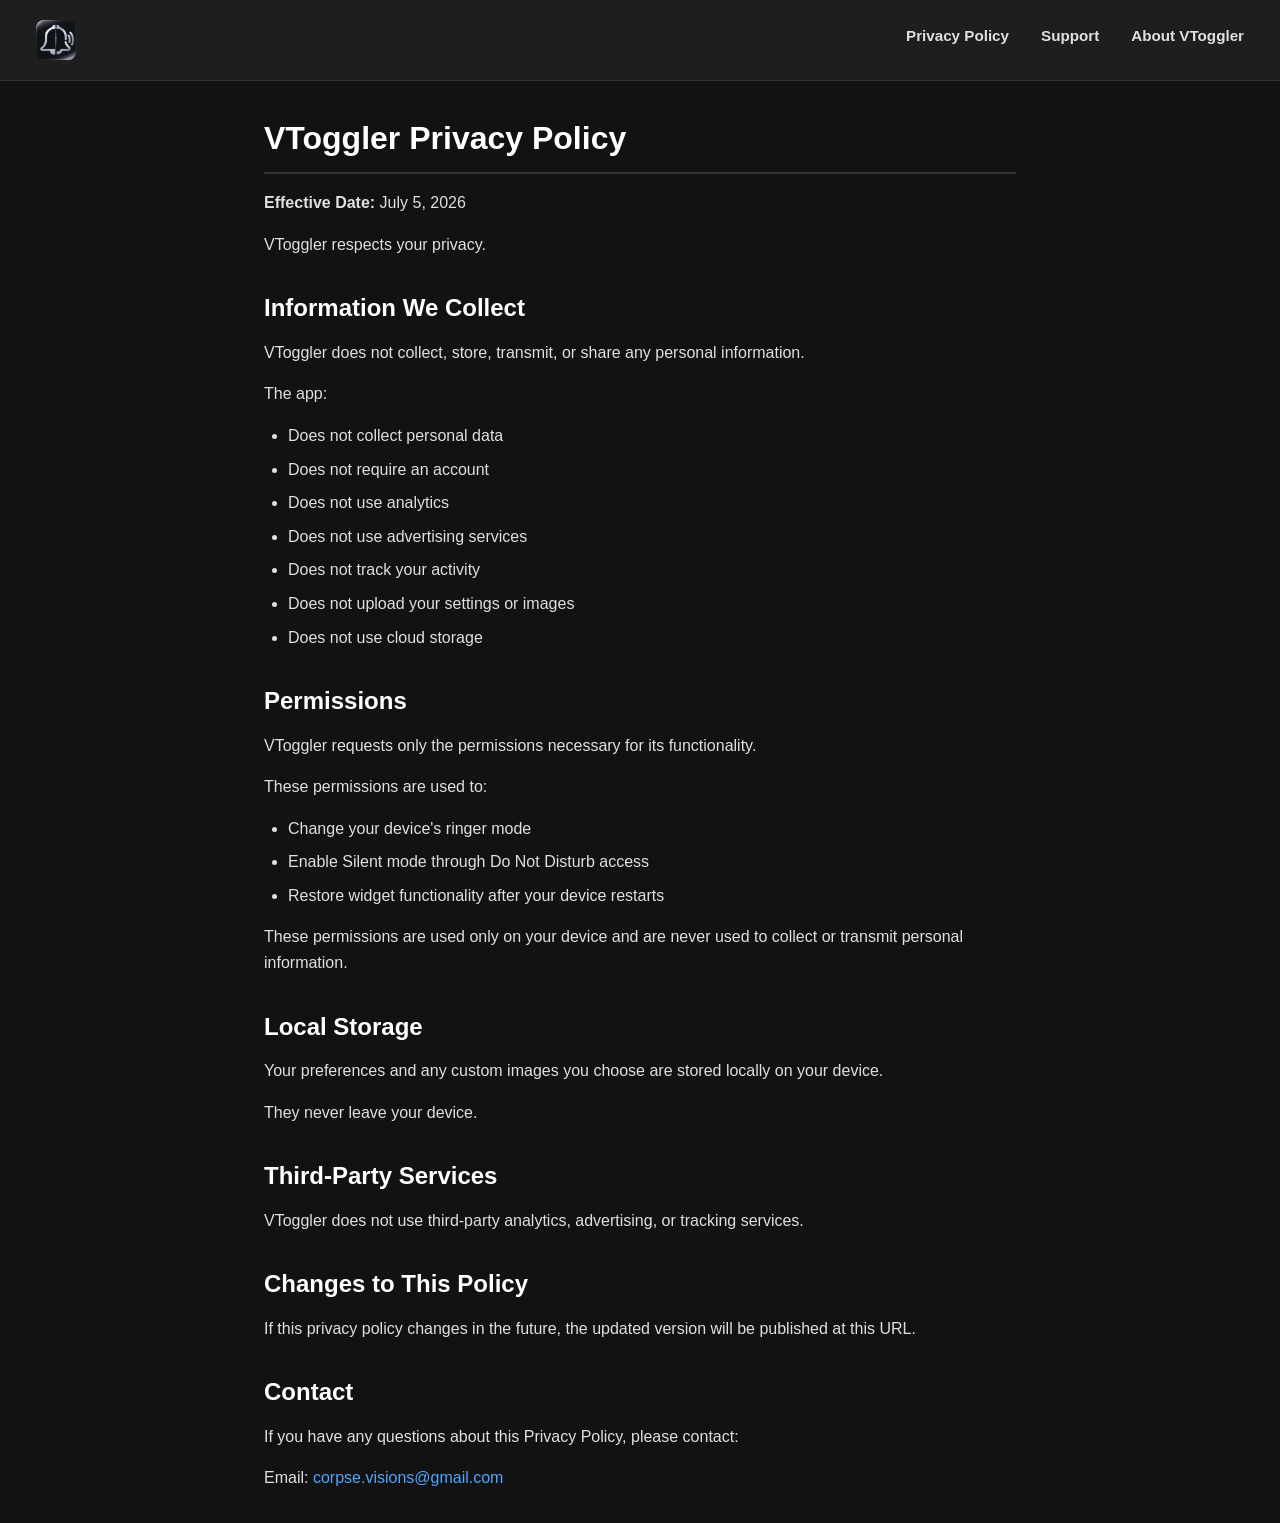
<file: index.html>
<!DOCTYPE html>
<html lang="en">
<head>
    <meta charset="UTF-8">
    <meta name="viewport" content="width=device-width, initial-scale=1.0">
    <title>VToggler - Privacy Policy</title>
    <link rel="stylesheet" href="styles.css">
</head>
<body>
    <nav>
        <a href="index.html" class="nav-logo">
            <img src="vToggler_512x512.png" alt="VToggler" class="nav-icon">
        </a>
        <ul>
            <li><a href="index.html">Privacy Policy</a></li>
            <li><a href="support.html">Support</a></li>
            <li><a href="about.html">About VToggler</a></li>
        </ul>
    </nav>
    <main>
        <h1>VToggler Privacy Policy</h1>
        <p><strong>Effective Date:</strong> July 5, 2026</p>
        <p>VToggler respects your privacy.</p>

        <h2>Information We Collect</h2>
        <p>VToggler does not collect, store, transmit, or share any personal information.</p>
        <p>The app:</p>
        <ul>
            <li>Does not collect personal data</li>
            <li>Does not require an account</li>
            <li>Does not use analytics</li>
            <li>Does not use advertising services</li>
            <li>Does not track your activity</li>
            <li>Does not upload your settings or images</li>
            <li>Does not use cloud storage</li>
        </ul>

        <h2>Permissions</h2>
        <p>VToggler requests only the permissions necessary for its functionality.</p>
        <p>These permissions are used to:</p>
        <ul>
            <li>Change your device's ringer mode</li>
            <li>Enable Silent mode through Do Not Disturb access</li>
            <li>Restore widget functionality after your device restarts</li>
        </ul>
        <p>These permissions are used only on your device and are never used to collect or transmit personal information.</p>

        <h2>Local Storage</h2>
        <p>Your preferences and any custom images you choose are stored locally on your device.</p>
        <p>They never leave your device.</p>

        <h2>Third-Party Services</h2>
        <p>VToggler does not use third-party analytics, advertising, or tracking services.</p>

        <h2>Changes to This Policy</h2>
        <p>If this privacy policy changes in the future, the updated version will be published at this URL.</p>

        <h2>Contact</h2>
        <p>If you have any questions about this Privacy Policy, please contact:</p>
        <p>Email: <a href="mailto:corpse.visions@gmail.com">corpse.visions@gmail.com</a></p>
    </main>
</body>
</html>
</file>
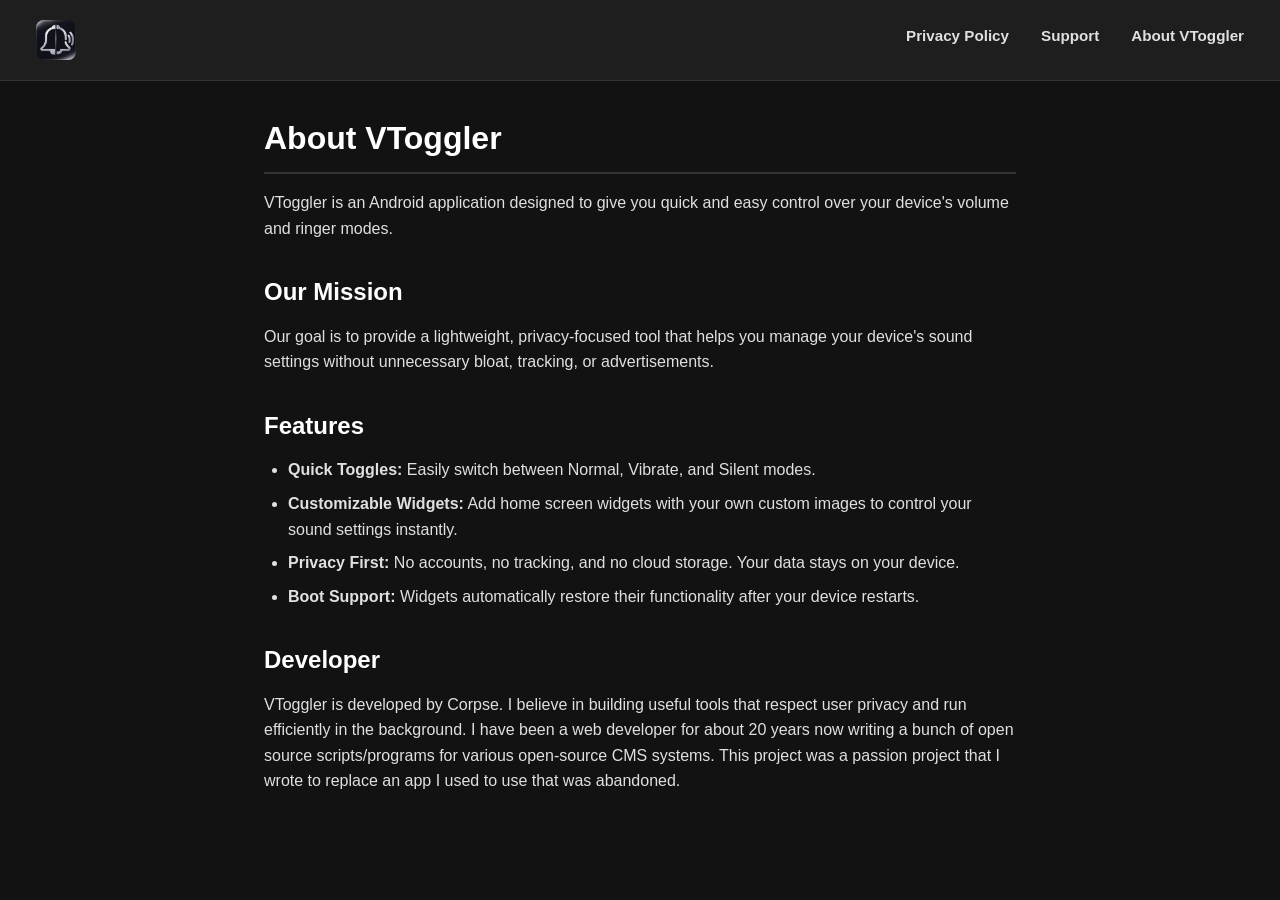
<file: about.html>
<!DOCTYPE html>
<html lang="en">
<head>
    <meta charset="UTF-8">
    <meta name="viewport" content="width=device-width, initial-scale=1.0">
    <title>About VToggler</title>
    <link rel="stylesheet" href="styles.css">
</head>
<body>
    <nav>
        <a href="index.html" class="nav-logo">
            <img src="vToggler_512x512.png" alt="VToggler" class="nav-icon">
        </a>
        <ul>
            <li><a href="index.html">Privacy Policy</a></li>
            <li><a href="support.html">Support</a></li>
            <li><a href="about.html">About VToggler</a></li>
        </ul>
    </nav>
    <main>
        <h1>About VToggler</h1>
        <p>VToggler is an Android application designed to give you quick and easy control over your device's volume and ringer modes.</p>

        <h2>Our Mission</h2>
        <p>Our goal is to provide a lightweight, privacy-focused tool that helps you manage your device's sound settings without unnecessary bloat, tracking, or advertisements.</p>

        <h2>Features</h2>
        <ul>
            <li><strong>Quick Toggles:</strong> Easily switch between Normal, Vibrate, and Silent modes.</li>
            <li><strong>Customizable Widgets:</strong> Add home screen widgets with your own custom images to control your sound settings instantly.</li>
            <li><strong>Privacy First:</strong> No accounts, no tracking, and no cloud storage. Your data stays on your device.</li>
            <li><strong>Boot Support:</strong> Widgets automatically restore their functionality after your device restarts.</li>
        </ul>

        <h2>Developer</h2>
        <p>VToggler is developed by Corpse. I believe in building useful tools that respect user privacy and run efficiently in the background. I have been a web developer for about 20 years now writing a bunch of open source scripts/programs for various open-source CMS systems. This project was a passion project that I wrote to replace an app I used to use that was abandoned.</p>
    </main>
</body>
</html>
</file>
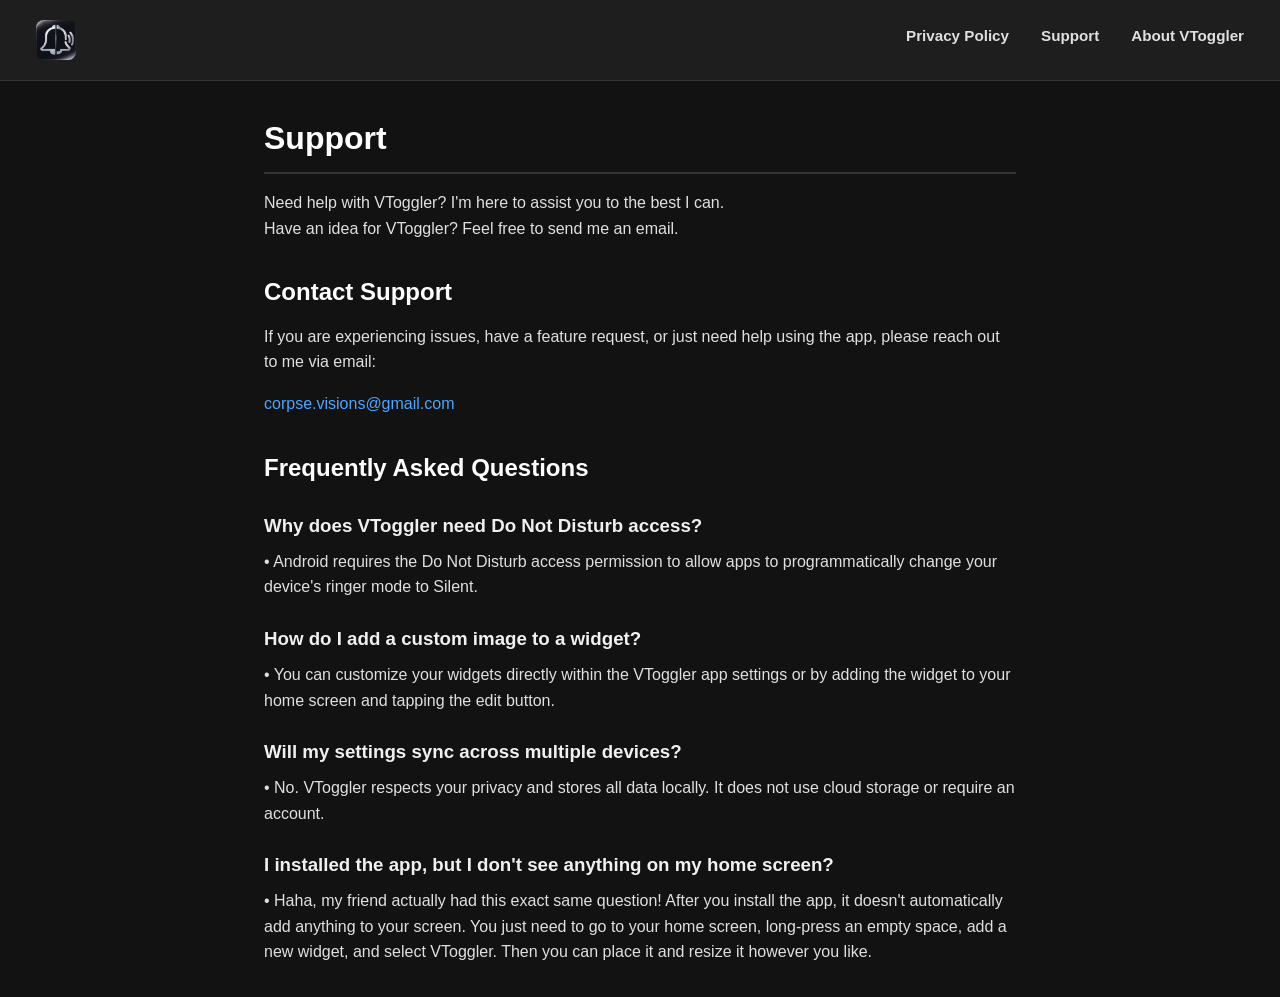
<file: support.html>
<!DOCTYPE html>
<html lang="en">
<head>
    <meta charset="UTF-8">
    <meta name="viewport" content="width=device-width, initial-scale=1.0">
    <title>VToggler - Support</title>
    <link rel="stylesheet" href="styles.css">
</head>
<body>
    <nav>
        <a href="index.html" class="nav-logo">
            <img src="vToggler_512x512.png" alt="VToggler" class="nav-icon">
        </a>
        <ul>
            <li><a href="index.html">Privacy Policy</a></li>
            <li><a href="support.html">Support</a></li>
            <li><a href="about.html">About VToggler</a></li>
        </ul>
    </nav>
    <main>
        <h1>Support</h1>
        <p>Need help with VToggler? I'm here to assist you to the best I can.<br>Have an idea for VToggler? Feel free to send me an email.</p>

        <h2>Contact Support</h2>
        <p>If you are experiencing issues, have a feature request, or just need help using the app, please reach out to me via email:</p>
        <p><a href="mailto:corpse.visions@gmail.com">corpse.visions@gmail.com</a></p>

        <h2>Frequently Asked Questions</h2>
        
        <h3>Why does VToggler need Do Not Disturb access?</h3>
        <p> • Android requires the Do Not Disturb access permission to allow apps to programmatically change your device's ringer mode to Silent.</p>

        <h3>How do I add a custom image to a widget?</h3>
        <p> • You can customize your widgets directly within the VToggler app settings or by adding the widget to your home screen and tapping the edit button.</p>

        <h3>Will my settings sync across multiple devices?</h3>
        <p> • No. VToggler respects your privacy and stores all data locally. It does not use cloud storage or require an account.</p>

        <h3>I installed the app, but I don't see anything on my home screen?</h3>
        <p> • Haha, my friend actually had this exact same question! After you install the app, it doesn't automatically add anything to your screen. You just need to go to your home screen, long-press an empty space, add a new widget, and select VToggler. Then you can place it and resize it however you like.</p>
    </main>
</body>
</html>
</file>
<file: styles.css>
/* Reset and base styles */
* {
    box-sizing: border-box;
    margin: 0;
    padding: 0;
}

body {
    font-family: -apple-system, BlinkMacSystemFont, "Segoe UI", Roboto, Helvetica, Arial, sans-serif;
    background-color: #121212;
    color: #e0e0e0;
    line-height: 1.6;
    font-size: 16px;
}

/* Navigation */
nav {
    background-color: #1e1e1e;
    border-bottom: 1px solid #333333;
    padding: 0.75rem 1.5rem;
    position: sticky;
    top: 0;
    z-index: 100;
    display: flex;
    justify-content: space-between;
    align-items: center;
}

/* The clickable logo link */
.nav-logo {
    display: flex;
    align-items: center;
    text-decoration: none;
}

/* The icon itself */
.nav-icon {
    width: 40px;
    height: 40px;
    border-radius: 20%;
    object-fit: cover;
}

nav ul {
    list-style: none;
    display: flex;
    flex-wrap: wrap;
    justify-content: flex-end;
    gap: 0.5rem;
    margin: 0;
    padding: 0;
}

nav a {
    text-decoration: none;
    color: #e0e0e0;
    font-weight: 600;
    padding: 0.5rem 0.75rem;
    border-radius: 6px;
    transition: background-color 0.2s;
    font-size: 0.95rem;
}

nav a:hover, nav a:focus {
    background-color: #333333;
}

/* Main Content */
main {
    max-width: 800px;
    margin: 2rem auto;
    padding: 0 1.5rem;
}

h1 {
    font-size: 2rem;
    margin-bottom: 1rem;
    border-bottom: 2px solid #333333;
    padding-bottom: 0.5rem;
    color: #ffffff;
}

h2 {
    font-size: 1.5rem;
    margin-top: 2rem;
    margin-bottom: 0.75rem;
    color: #ffffff;
}

h3 {
    font-size: 1.17rem;
    margin-top: 1.5rem;
    margin-bottom: 0.5rem;
    color: #f0f0f0;
}

p {
    margin-bottom: 1rem;
}

ul {
    margin-bottom: 1rem;
    padding-left: 1.5rem;
}

li {
    margin-bottom: 0.5rem;
}

a {
    color: #4da6ff;
    text-decoration: none;
}

a:hover {
    text-decoration: underline;
    color: #80c1ff;
}

/* Responsive adjustments */
@media (max-width: 600px) {
    nav {
        flex-direction: column;
        gap: 0.75rem;
        padding: 1rem;
    }

    nav ul {
        justify-content: center;
        width: 100%;
    }
    
    main {
        padding: 0 1rem;
    }
    
    h1 {
        font-size: 1.75rem;
    }
}
</file>
